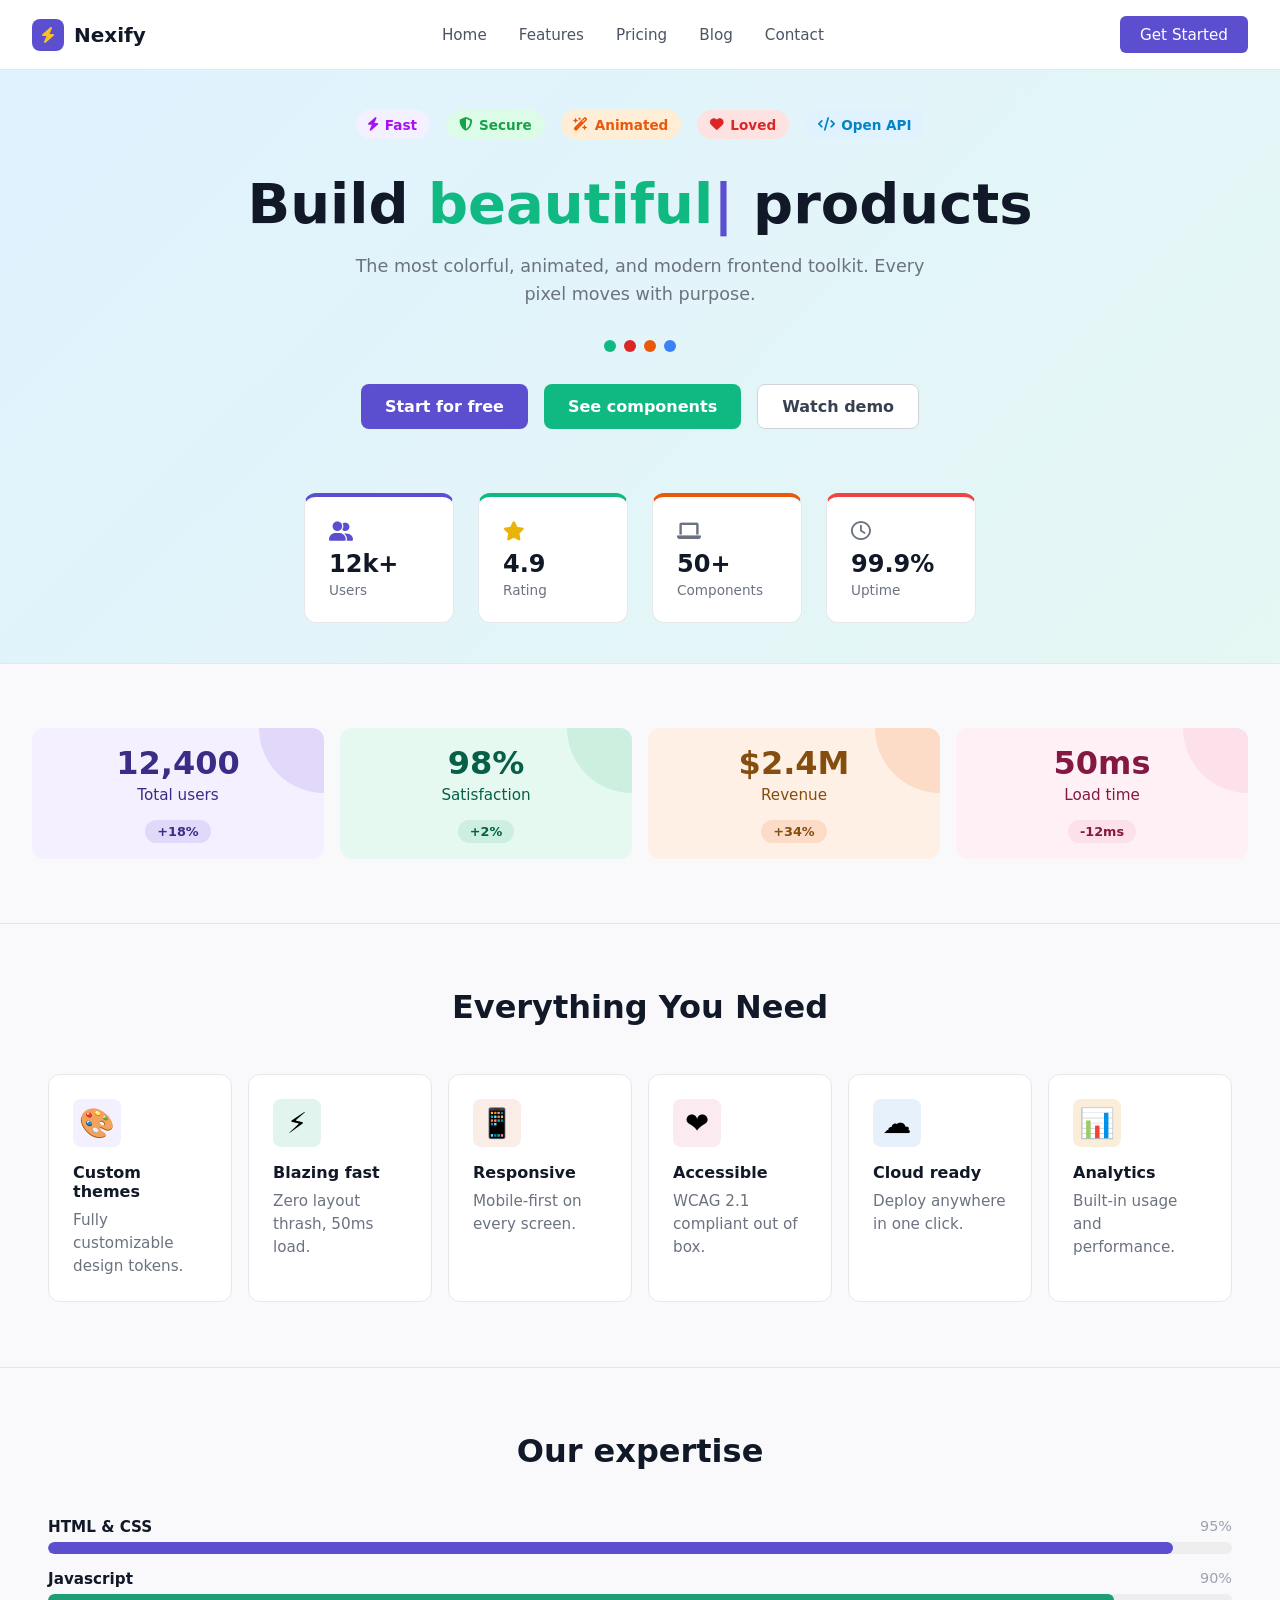
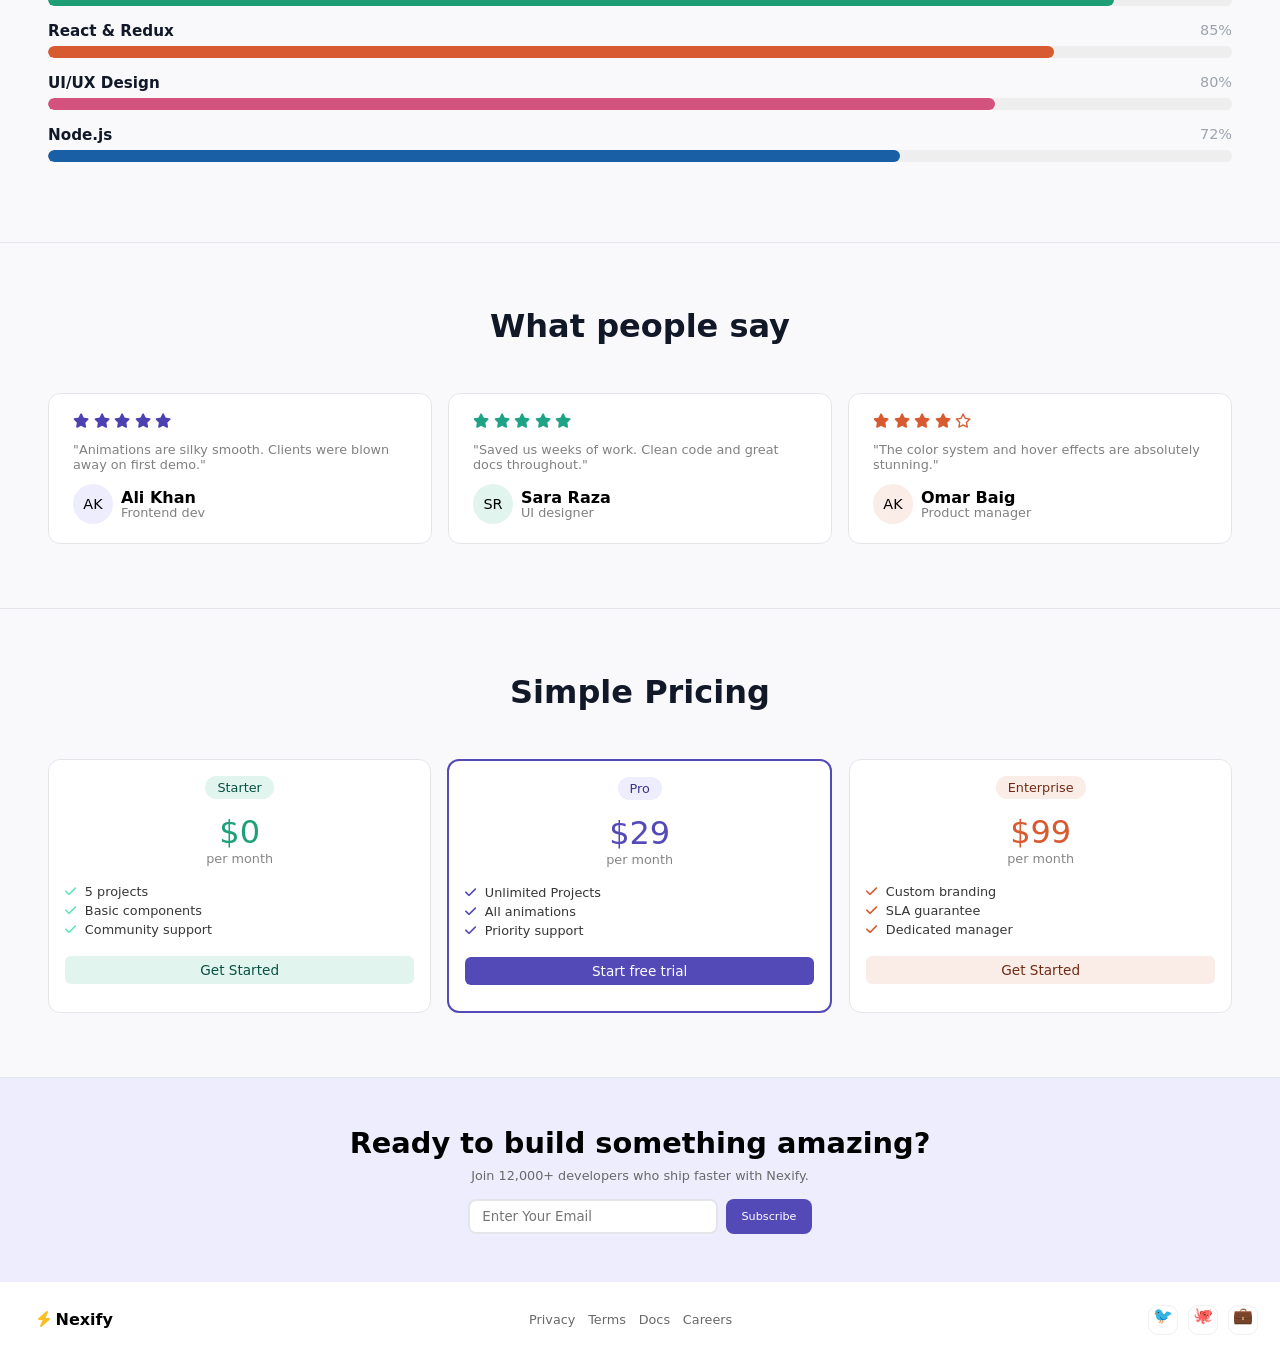
<file: index.html>
<!DOCTYPE html>
<html lang="en">
<head>
    <meta charset="UTF-8">
    <meta name="viewport" content="width=device-width, initial-scale=1.0">
    <title>Nexify</title>
    <link rel="stylesheet" href="style.css">
    <link rel="stylesheet" href="https://cdnjs.cloudflare.com/ajax/libs/font-awesome/6.0.0/css/all.min.css">
</head>
<body>

  <header class="navbar">
    <a href="#" class="logo">
        <div class="logo-icon">
            <i class="fa-solid fa-bolt" style="color: #FBBF24;"></i>
        </div>
        <span class="nexify-word">Nexify</span>
    </a>

    <nav class="nav-links">
      <a href="#">Home</a>
      <a href="#">Features</a>
      <a href="#">Pricing</a>
      <a href="#">Blog</a>
      <a href="contact.html">Contact</a>
    </nav>

    <div class="nav-right">
      <button class="btn-get">Get Started</button>
    </div>
  </header>

<section class="hero-section">
  
  <div class="badges-row">
    <span class="badge badge-purple"><i class="fa-solid fa-bolt"></i> Fast</span>
    <span class="badge badge-green"><i class="fa-solid fa-shield"></i> Secure</span>
    <span class="badge badge-orange"><i class="fa-solid fa-wand-magic-sparkles"></i> Animated</span>
    <span class="badge badge-red"><i class="fa-solid fa-heart"></i> Loved</span>
    <span class="badge badge-blue"><i class="fa-solid fa-code"></i> Open API</span>
  </div>

  <h1 class="hero-title">
    Build <span class="highlight">beautiful<span class="cursor">|</span></span> products
  </h1>
  <p class="hero-subtitle">
    The most colorful, animated, and modern frontend toolkit. Every pixel moves with purpose.
  </p>

  <div class="dots-row">
    <span class="dot dot-green"></span>
    <span class="dot dot-red"></span>
    <span class="dot dot-orange"></span>
    <span class="dot dot-blue"></span>
  </div>

  <div class="actions-row">
    <button class="btn btn-purple">Start for free</button>
    <button class="btn btn-green">See components</button>
    <button class="btn btn-outline">Watch demo</button>
  </div>

  <div class="stats-row">
    <div class="stat-card border-purple">
      <i class="fa-solid fa-user-group icon-purple"></i>
      <h3>12k+</h3>
      <p>Users</p>
    </div>
    <div class="stat-card border-green">
      <i class="fa-solid fa-star icon-yellow"></i>
      <h3>4.9</h3>
      <p>Rating</p>
    </div>
    <div class="stat-card border-orange">
      <i class="fa-solid fa-laptop icon-gray"></i>
      <h3>50+</h3>
      <p>Components</p>
    </div>
    <div class="stat-card border-red">
      <i class="fa-regular fa-clock icon-gray"></i>
      <h3>99.9%</h3>
      <p>Uptime</p>
    </div>
  </div>

</section>

<section class="metrics-section">
  
  <div class="metric-card theme-purple">
    <div class="card-shape"></div>
    <h3 class="metric-value">12,400</h3>
    <p class="metric-label">Total users</p>
    <span class="metric-badge">+18%</span>
  </div>

  <div class="metric-card theme-green">
    <div class="card-shape"></div>
    <h3 class="metric-value">98%</h3>
    <p class="metric-label">Satisfaction</p>
    <span class="metric-badge">+2%</span>
  </div>

  <div class="metric-card theme-orange">
    <div class="card-shape"></div>
    <h3 class="metric-value">$2.4M</h3>
    <p class="metric-label">Revenue</p>
    <span class="metric-badge">+34%</span>
  </div>

  <div class="metric-card theme-pink">
    <div class="card-shape"></div>
    <h3 class="metric-value">50ms</h3>
    <p class="metric-label">Load time</p>
    <span class="metric-badge">-12ms</span>
  </div>

</section>

<section class="everything">

    <h2 class="everything-heading">Everything You Need</h2>

    <div class="item-row">

        <div class="item-card">
            <span class="item item-purple">🎨</span>
            <h3 class="item-heading">Custom themes</h3>
            <p class="item-desc">Fully customizable design tokens.</p>
        </div>

        <div class="item-card">
            <span class="item item-green">⚡</span>
            <h3 class="item-heading">Blazing fast</h3>
            <p class="item-desc">Zero layout thrash, 50ms load.</p>
        </div>

        <div class="item-card">
            <span class="item item-orange">📱</span>
            <h3 class="item-heading">Responsive</h3>
            <p class="item-desc">Mobile-first on every screen.</p>
        </div>

        <div class="item-card">
            <span class="item item-red">❤️</span>
            <h3 class="item-heading">Accessible</h3>
            <p class="item-desc">WCAG 2.1 compliant out of box.</p>
        </div>

        <div class="item-card">
            <span class="item item-blue">☁️</span>
            <h3 class="item-heading">Cloud ready</h3>
            <p class="item-desc">Deploy anywhere in one click.</p>
        </div>

        <div class="item-card">
            <span class="item item-oranger">📊</span>
            <h3 class="item-heading">Analytics</h3>
            <p class="item-desc">Built-in usage and performance.</p>
        </div>

    </div>
</section> 

<section class="expertise">

    <h2 class="everything-heading">Our expertise</h2>

    <div class="language">
        <div class="lang-info">
            <h3 class="lang">HTML &amp; CSS</h3>
            <span class="percent">95%</span>
        </div>
        <div class="bar">
            <div class="bar-fill-purple"></div>
        </div>
    </div>

    <div class="language">
        <div class="lang-info">
            <h3 class="lang">Javascript</h3>
            <span class="percent">90%</span>
        </div>
        <div class="bar">
            <div class="bar-fill-green"></div>
        </div>
    </div>

    <div class="language">
        <div class="lang-info">
            <h3 class="lang">React &amp; Redux</h3>
            <span class="percent">85%</span>
        </div>
        <div class="bar">
            <div class="bar-fill-orange"></div>
        </div>
    </div>

    <div class="language">
        <div class="lang-info">
            <h3 class="lang">UI/UX Design</h3>
            <span class="percent">80%</span>
        </div>
        <div class="bar">
            <div class="bar-fill-pink"></div>
        </div>
    </div>

    <div class="language">
        <div class="lang-info">
            <h3 class="lang">Node.js</h3>
            <span class="percent">72%</span>
        </div>
        <div class="bar">
            <div class="bar-fill-blue"></div>
        </div>
    </div>

</section>

<section class="review">


    <h2 class="everything-heading">What people say</h2>

    <div class="review-row">
        <div class="review-box">

            <div class="blue-star">
            <i class="fa-etch fa-solid fa-star"></i>
            <i class="fa-etch fa-solid fa-star"></i>
            <i class="fa-etch fa-solid fa-star"></i>
            <i class="fa-etch fa-solid fa-star"></i>
            <i class="fa-etch fa-solid fa-star"></i>
            </div>

            <p>"Animations are silky smooth. Clients were blown away on first demo."</p>

            <div class="author">

                    <h3 class="blue-pfp">AK</h3>
                    <div class="auth-details">
                        <span class="name">Ali Khan</span>
                        <span class="designation">Frontend dev</span>
                    </div>
            </div>

        </div>

        <div class="review-box">

            <div class="green-star">
            <i class="fa-etch fa-solid fa-star"></i>
            <i class="fa-etch fa-solid fa-star"></i>
            <i class="fa-etch fa-solid fa-star"></i>
            <i class="fa-etch fa-solid fa-star"></i>
            <i class="fa-etch fa-solid fa-star"></i>
            </div>

            <p>"Saved us weeks of work. Clean code and great docs throughout."</p>

            <div class="author">

                    <h3 class="green-pfp">SR</h3>
                    <div class="auth-details">
                        <span class="name">Sara Raza</span>
                        <span class="designation">UI designer</span>
                    </div>
            </div>

        </div>

        <div class="review-box">

            <div class="orange-star">
            <i class="fa-solid fa-star"></i>
            <i class="fa-solid fa-star"></i>
            <i class="fa-solid fa-star"></i>
            <i class="fa-solid fa-star"></i>
            <i class="fa-regular fa-star"></i>
            </div>

            <p>"The color system and hover effects are absolutely stunning."</p>

            <div class="author">

                    <h3 class="orange-pfp">AK</h3>
                    <div class="auth-details">
                        <span class="name">Omar Baig</span>
                        <span class="designation">Product manager</span>
                    </div>
            </div>

        </div>
    </div>

</section>

<section class="pricing">

    <h2 class="everything-heading">Simple Pricing</h2>
    
    <div class="price-row">

        <div class="price-box starter-box">

            <div class="prices">
                <div class="plan starter">Starter</div>
                <div class="price-starter">$0</div>
                <div class="month">per month</div>
            </div>

            <div class="list">

                <p><i class="fa-solid fa-check" style="color: rgb(99, 230, 190);"></i> 5 projects</p>
                <p><i class="fa-solid fa-check" style="color: rgb(99, 230, 190);"></i> Basic components</p>
                <p><i class="fa-solid fa-check" style="color: rgb(99, 230, 190);"></i> Community support</p>
                
            </div>

            <button class="buy starter starterbtn">
                Get Started
            </button>


        </div>

        <div class="price-box proborder">

                <div class="prices">
                    <div class="plan pro">Pro</div>
                    <div class="price-pro">$29</div>
                    <div class="month">per month</div>
                </div>

            <div class="list">

                <p><i class="fa-solid fa-check" style="color: #534ab7;"></i> Unlimited Projects</p>
                <p><i class="fa-solid fa-check" style="color: #534ab7;"></i> All animations</p>
                <p><i class="fa-solid fa-check" style="color: #534ab7;"></i> Priority support</p>
                
            </div>

            <button class="buy probtn">
                Start free trial
            </button>


        </div>

        <div class="price-box enterprise-box">

            <div class="prices">
                <div class="plan enterprise">Enterprise</div>
                <div class="price-enterprise">$99</div>
                <div class="month">per month</div>
            </div>

            <div class="list">

                <p><i class="fa-solid fa-check" style="color: #d85a30;"></i> Custom branding</p>
                <p><i class="fa-solid fa-check" style="color: #d85a30;"></i> SLA guarantee</p>
                <p><i class="fa-solid fa-check" style="color: #d85a30;"></i> Dedicated manager</p>
                
            </div>

            <button class="buy enterprise enterprisebtn">
                Get Started
            </button>


        </div>



    </div>

</section>

<section class="subscribe">

    <h3 class="subh3">
        Ready to build something amazing?
    </h3>
    <p class="subp">Join 12,000+ developers who ship faster with Nexify.</p>

    <div class="sub">
        <input type="email" placeholder="Enter Your Email" class="email-input">
        <button class="subbtn">Subscribe</button>

    </div>



</section>


<footer>

    <div class="footer-logo">
        <i class="fa-solid fa-bolt" style="color: #FBBF24;"></i>
        <span class="nexify">Nexify</span>
    </div>

    <nav class="nav-footer">
      <a href="#">Privacy</a>
      <a href="#">Terms</a>
      <a href="#">Docs</a>
      <a href="#">Careers</a>
    </nav>

    <div class="footer-icons">

        <div class="footer-item"><a href>🐦</a></div>
        <div class="footer-item"><a href>🐙</a></div>
        <div class="footer-item"><a href>💼</a></div>
        </div>
    
</footer>


</body>
</html>
</file>
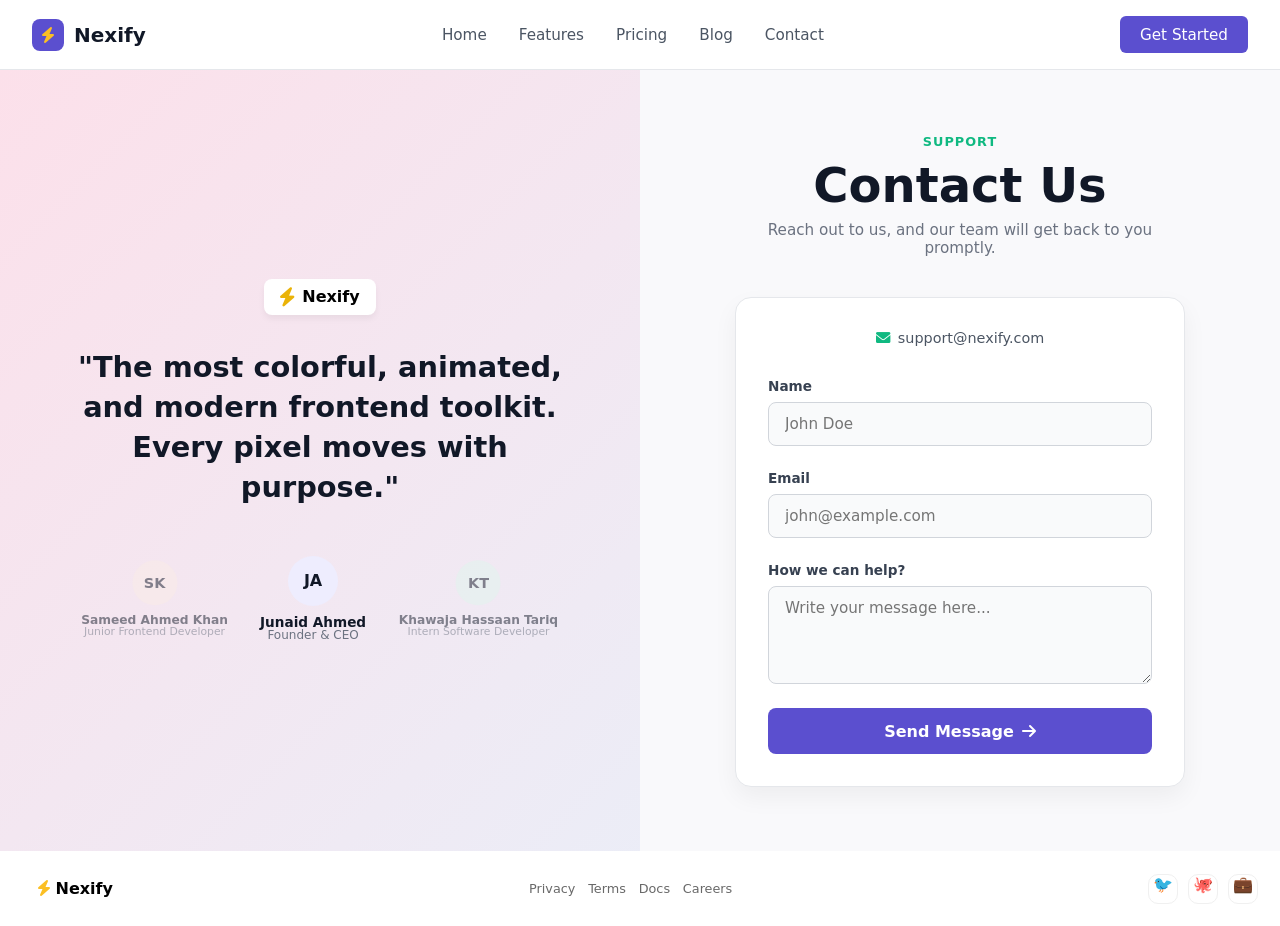
<file: contact.html>
<!DOCTYPE html>
<html lang="en">
<head>
    <meta charset="UTF-8">
    <meta name="viewport" content="width=device-width, initial-scale=1.0">
    <title>Contact Us - Nexify</title>
    <link rel="stylesheet" href="style.css">
    <link rel="stylesheet" href="contact.css">
    <link rel="stylesheet" href="https://cdnjs.cloudflare.com/ajax/libs/font-awesome/6.0.0/css/all.min.css">
</head>

<body>

  <header class="navbar">
    <a href="index.html" class="logo">
        <div class="logo-icon">
            <i class="fa-solid fa-bolt" style="color: #FBBF24;"></i>
        </div>
        <span class="nexify-word">Nexify</span>
    </a>

    <nav class="nav-links">
      <a href="index.html">Home</a>
      <a href="#">Features</a>
      <a href="#">Pricing</a>
      <a href="#">Blog</a>
      <a href="#" class="active">Contact</a>
    </nav>

    <div class="nav-right">
      <button class="btn-get">Get Started</button>
    </div>
  </header>

  <main class="contact-wrapper">
    
    <section class="contact-left">
      <div class="left-content">
        <div class="company-logo">
            <i class="fa-solid fa-bolt icon-yellow"></i>
            <span>Nexify</span>
        </div>

        <h2 class="testimonial-text">
            "The most colorful, animated, and modern frontend toolkit. Every pixel moves with purpose."
        </h2>

        <div class="profiles-row">
            <div class="profile faded">
                <div class="pfp orange-pfp">SK</div>
                <div class="profile-info">
                    <span class="name">Sameed Ahmed Khan</span>
                    <span class="title">Junior Frontend Developer</span>
                </div>
            </div>

            <div class="profile active">
                <div class="pfp blue-pfp">JA</div>
                <div class="profile-info">
                    <span class="name">Junaid Ahmed</span>
                    <span class="title">Founder & CEO</span>
                </div>
            </div>

            <div class="profile faded">
                <div class="pfp green-pfp">KT</div>
                <div class="profile-info">
                    <span class="name">Khawaja Hassaan Tariq</span>
                    <span class="title">Intern Software Developer</span>
                </div>
            </div>
        </div>
      </div>
    </section>

    <section class="contact-right">
        <div class="right-content">
            <span class="support-label">SUPPORT</span>
            <h1 class="contact-heading">Contact Us</h1>
            <p class="contact-subtitle">Reach out to us, and our team will get back to you promptly.</p>

            <div class="contact-card">
                <div class="card-header">
                    <i class="fa-solid fa-envelope" style="color: #10b981;"></i>
                    <a href="mailto:support@nexify.com">support@nexify.com</a>
                </div>

                <form class="contact-form" onsubmit="showAlert(event)">
                    <div class="input-group">
                        <label for="name">Name</label>
                        <input type="text" id="name" placeholder="John Doe">
                    </div>

                    <div class="input-group">
                        <label for="email">Email</label>
                        <input type="email" id="email" placeholder="john@example.com">
                    </div>

                    <div class="input-group">
                        <label for="message">How we can help?</label>
                        <textarea id="message" rows="4" placeholder="Write your message here..."></textarea>
                    </div>

                    <button type="submit" class="btn btn-purple form-submit">
                        Send Message <i class="fa-solid fa-arrow-right"></i>
                    </button>
                </form>
            </div>
        </div>
    </section>

  </main>

  <footer>

    <div class="footer-logo">
        <i class="fa-solid fa-bolt" style="color: #FBBF24;"></i>
        <span class="nexify">Nexify</span>
    </div>

    <nav class="nav-footer">
      <a href="#">Privacy</a>
      <a href="#">Terms</a>
      <a href="#">Docs</a>
      <a href="#">Careers</a>
    </nav>

    <div class="footer-icons">

        <div class="footer-item"><a href>🐦</a></div>
        <div class="footer-item"><a href>🐙</a></div>
        <div class="footer-item"><a href>💼</a></div>
        </div>
    
</footer>

    <script>
        function showAlert(event) {

            event.preventDefault(); 
            
            alert("Thank you! Your message has been sent successfully. Our team will get back to you soon.");
            
            event.target.reset();
        }
    </script>

</body>
</html>
</file>
<file: style.css>
/* Basic page reset */
* {
  margin: 0;
  padding: 0;
  box-sizing: border-box;
  font-family: system-ui, -apple-system, sans-serif;
}

.navbar {
  display: flex;
  align-items: center;
  justify-content: space-between; 
  padding: 1rem 2rem;
  background-color: #ffffff;
  border-bottom: 1px solid #e5e7eb; 
}

.logo {
  display: flex;
  align-items: center;
  gap: 10px;
  text-decoration: none;
}

.logo-icon {
  background-color: #5b4fcf; 
  width: 32px;
  height: 32px;
  border-radius: 8px; 
  display: flex;
  align-items: center;
  justify-content: center;
}

.nexify-word {
  font-weight: 700;
  font-size: 1.25rem;
  color: #111827;
}

.nav-links {
  display: flex;
  gap: 2rem; 
}

.nav-links a {
  text-decoration: none;
  color: #4b5563;
  font-size: 0.95rem;
  font-weight: 500;
  transition: color 0.2s ease;
}

.nav-links a:hover {
  color: #111827;
}

.btn-get {
  background-color: #5b4fcf;
  color: #ffffff;
  border: none; 
  padding: 0.6rem 1.25rem;
  border-radius: 6px;
  font-weight: 500;
  font-size: 0.95rem;
  cursor: pointer;
  transition: background-color 0.2s ease;
}

.btn-get:hover {
  background-color: #4b41b0;
}

.hero-section{
    display:flex;
    flex-direction: column;
    align-items: center;
    text-align: center;
    padding: 40px 20px;
    margin:0 auto;
    border-bottom: 1px solid #e5e7eb;
    background: linear-gradient(-45deg, #ffffff, #f3f0ff, #e6f9f0, #e0f2fe);
    background-size: 400% 400%;
    animation: gradientShift 15s ease infinite;
}

@keyframes gradientShift {
    0% { background-position: 0% 50%; }
    50% { background-position: 100% 50%; }
    100% { background-position: 0% 50%; }
}

.dot {
    animation: float 3s ease-in-out infinite;
}

.dot-green { animation-delay: 0s; }
.dot-red { animation-delay: 0.2s; }
.dot-orange { animation-delay: 0.4s; }
.dot-blue { animation-delay: 0.6s; }

@keyframes float {
    0% { transform: translateY(0px); }
    50% { transform: translateY(-8px); }
    100% { transform: translateY(0px); }
}


.badges-row {
  display: flex;
  gap: 1rem;
  margin-bottom: 2rem;
  flex-wrap: wrap;
  justify-content: center;
}

.badge {
  padding: 0.4rem 0.8rem;
  border-radius: 99px;
  font-size: 0.85rem;
  font-weight: 600;
  display: flex;
  align-items: center;
  gap: 0.4rem;
}

.badge-purple { 
    background: #f3f0ff; 
    color: #a811f3; 
}

.badge-green { 
    background: #dcfce7; 
    color: #16a34a; 
}
.badge-orange { 
    background: #ffedd5; 
    color: #ea580c; 
}
.badge-red { 
    background: #fee2e2; 
    color: #dc2626; 
}
.badge-blue { 
    background: #e0f2fe; 
    color: #0284c7; 
}

.hero-title {
  font-size: 3.5rem;
  font-weight: 650;
  color: #111827;
  margin-bottom: 1rem;
}

.highlight {
  color: #10b981; 
}

.cursor {
  color: #5b4fcf;
  display: inline-block;
  animation: blink 1s step-start infinite;
}

@keyframes blink {
    0%, 100% { opacity: 1; }
    50% { opacity: 0; }
}

.hero-subtitle {
  font-size: 1.1rem;
  color: #6b7280;
  max-width: 600px;
  line-height: 1.6;
  margin-bottom: 2rem;
}

.dots-row {
  display: flex;
  gap: 0.5rem;
  margin-bottom: 2rem;
}

.dot {
  width: 12px;
  height: 12px;
  border-radius: 50%;
}

.dot-green { background: #10b981; } 
.dot-red { background: #dc2626; }
.dot-orange { background: #ea580c; }
.dot-blue { background: #3b82f6; }

.actions-row {
  display: flex;
  gap: 1rem;
  margin-bottom: 4rem;
}

.btn {
  padding: 0.75rem 1.5rem;
  border-radius: 8px;
  font-weight: 600;
  font-size: 1rem;
  cursor: pointer;
  border: none;
  transition: all 0.2s ease;
}

.btn-purple { background: #5b4fcf; color: white; }
.btn-purple:hover { background: #4b41b0; }

.btn-green { background: #10b981; color: white; }
.btn-green:hover { background: #059669; }

.btn-outline { 
  background: white; 
  color: #374151; 
  border: 1px solid #d1d5db; 
}
.btn-outline:hover { background: #f3f4f6; }

.stat-card, .metric-card, .item-card, .review-box, .price-box {
    transition: transform 0.3s cubic-bezier(0.25, 0.8, 0.25, 1), box-shadow 0.3s ease;
    will-change: transform; 
}

.stat-card:hover, .metric-card:hover, .item-card:hover, .review-box:hover, .price-box:hover {
    transform: translateY(-8px);
    box-shadow: 0 12px 24px rgba(0, 0, 0, 0.08);
}



.stats-row {
  display: flex;
  gap: 1.5rem;
  width: 100%;
  justify-content: center;
}

.stat-card {
  background: white;
  padding: 1.5rem;
  border-radius: 12px;
  border: 1px solid #e5e7eb;
  width: 150px;
  text-align: left;
}

.border-purple { border-top: 4px solid #5b4fcf; }
.border-green { border-top: 4px solid #10b981; }
.border-orange { border-top: 4px solid #ea580c; }
.border-red { border-top: 4px solid #ef4444; }

.stat-card h3 {
  font-size: 1.5rem;
  font-weight: 700;
  color: #111827;
  margin: 0.5rem 0 0.25rem 0;
}

.stat-card p {
  font-size: 0.85rem;
  color: #6b7280;
}

.icon-purple { color: #5b4fcf; font-size: 1.2rem; }
.icon-yellow { color: #eab308; font-size: 1.2rem; }
.icon-gray { color: #6b7280; font-size: 1.2rem; }

.metrics-section {
  display: flex;
  gap: 1rem;
  padding: 4rem 2rem;
  margin: 0 auto;
  justify-content: center;
  flex-wrap: wrap;
  border-bottom: 1px solid #e3e5e9;
  background-color: #f9f9fb;
}


.metric-card {
  position: relative; 
  overflow: hidden;    
  flex: 1;           
  padding: 1rem 6rem;
  border-radius: 12px;
  display: flex;
  flex-direction: column;
  align-items: center;
  text-align: center;
}

.card-shape {
  position: absolute;
  top: 0;
  right: 0;
  width: 65px;
  height: 65px;
  border-bottom-left-radius: 100%; 
}

.metric-value {
  font-size: 2rem;
  font-weight: 700;
  margin-bottom: 0.25rem;
}

.metric-label {
  font-size: 0.95rem;
  font-weight: 500;
  margin-bottom: 1rem;
  z-index: 1;
}

.metric-badge {
  padding: 0.25rem 0.75rem;
  border-radius: 99px;
  font-size: 0.8rem;
  font-weight: 700;
}

.theme-purple { background-color: #f4f0ff; color: #3b2c85; }
.theme-purple .card-shape { background-color: #e2d8fa; }
.theme-purple .metric-badge { background-color: #e2d8fa; color: #3b2c85; }

.theme-green { background-color: #e6f9f0; color: #065f46; }
.theme-green .card-shape { background-color: #ccefe0; }
.theme-green .metric-badge { background-color: #ccefe0; color: #065f46; }

.theme-orange { background-color: #fff0e6; color: #854d0e; }
.theme-orange .card-shape { background-color: #fcdcc6; }
.theme-orange .metric-badge { background-color: #fcdcc6; color: #854d0e; }

.theme-pink { background-color: #fff0f5; color: #831843; }
.theme-pink .card-shape { background-color: #fce0ea; }
.theme-pink .metric-badge { background-color: #fce0ea; color: #831843; }

.everything{
    padding:4rem 3rem;
    flex: 1;
    justify-content: center;
    align-items: center;
    text-align: center;
    flex-direction: column;
    background-color: #f9f9fb;
    border-bottom: 1px solid #e3e5e9;
}

.everything-heading{
    text-align: center;
  font-size: 2rem;
  font-weight: 700;
  color: #111827;
  margin-bottom: 3rem;

}

.item-row{
    display: flex;
    gap:1rem;
}

.item-card{
    background: white;
    padding: 1.5rem;
    border-radius: 12px;
    border: 1px solid #e5e7eb;
    width: 100%;
    text-align: left;
}

.item{
  width: 48px;
  height: 48px;
  border-radius: 8px;
  display: flex;
  align-items: center;
  justify-content: center;
  font-size: 1.8rem;
  margin-bottom: 1rem;
}

.item-purple{
    background-color: #f3f0ff; 
}

.item-green{
    background-color: #e1f5ee; 
}

.item-orange{
    background-color: #faece7;
}

.item-red{
    background-color: #fbeaf0;
}

.item-blue{
    background-color: #e6f1fb;
}

.item-oranger{
    background-color: #faeeda;
}

.item-card h3{
  font-size: 1rem;
  font-weight: 700;
  color: #111827;
  margin-bottom: 0.5rem;
}

.item-card p{
    font-size: 0.95rem;
  color: #6b7280;
  line-height: 1.5;
}

.expertise{
    padding:4rem 3rem;
    justify-content: center;
    background-color: #f9f9fb;
    border-bottom: 1px solid #e3e5e9;
}

.lang-info{
    display: flex;
    justify-content: space-between;
    margin-bottom: 6px;
}

.language{
    margin-bottom: 1rem;
}

.percent{
  color: #9ca3af; 
  font-size: 0.9rem;
  font-weight: 500;
}

.lang{
  font-weight: 700;
  font-size: 0.95rem;
  color: #111827;
}

.bar{
    width: 100%;
    height:12px;
    background-color: #eeeeee;
    border-radius: 99px;
    overflow: hidden;
}

.bar-fill-purple{
    height: 100%;
    border-radius: 99px;
    width:95%;
    background-color: #5b4fcf;
}

.bar-fill-green{
    height: 100%;
    border-radius: 99px;
    width:90%;
    background-color: #1d9e75;
}

.bar-fill-orange{
    height: 100%;
    border-radius: 99px;
    width:85%;
    background-color: #d85a30;
}

.bar-fill-pink{
    height: 100%;
    border-radius: 99px;
    width:80%;
    background-color: #d4537e;
}

.bar-fill-blue{
    height: 100%;
    border-radius: 99px;
    width:72%;
    background-color: #185fa5;
}

.review{
    padding:4rem 3rem;
    justify-content: center;
    background-color: #f9f9fb;
    border-bottom: 1px solid #e3e5e9;
    
}

.review-row{
    display:flex;
    align-items: center;
    gap:1rem;

}

.review-box{
    background-color: white;
    padding: 1.2rem 1.5rem;
    border-radius: 12px;
    border: 1px solid #e3e5e9;
        flex:1;
}

.blue-star{
    font-size: 0.9rem;
    color:#4b41b0;
    margin-bottom: 0.8rem;
}

.green-star{
    font-size: 0.9rem;
    color:#1ea386;
    margin-bottom: 0.8rem;
}

.orange-star{
    font-size: 0.9rem;
    color:#d85a30;
    margin-bottom: 0.8rem;
}

.review-box p{
    font-size: 0.8rem;
    color: gray;
    margin-bottom: 12px;
}

.author{
    display: flex;
    align-items: center;
}

.author h3{
    display: flex;
    align-items: center;
    justify-content: center;
    margin-right: 0.5rem;
    font-weight: 500;
    font-size: 0.9rem;
    padding:0rem 1rem;
    border-radius: 50%;
    height: 40px;
    width: 40px;
    overflow: hidden;
}

.blue-pfp{
    background-color: #eeedfe;
}

.green-pfp{
    background-color: #e1f5ee;
}

.orange-pfp{
    background-color: #faece7;
}

.auth-details {
    display: flex;
    flex-direction: column;
}

.name{
    font-weight: 600;
    margin-bottom: -0.1rem;
}

.designation{
    font-size: 0.8rem;
    color: gray;
}


.pricing{
    padding:4rem 3rem;
    justify-content: center;
    background-color: #f9f9fb;
    border-bottom: 1px solid #e3e5e9;
}

.price-row{
    display: flex;
    gap:1rem;
    justify-content: center;
    width:100%
}

.price-box{
    padding:1rem;
    background-color: white;
    border-radius: 12px;
    border:1px solid #e3e5e9;
    flex:1;
    align-items: center;
    text-align: center;
    justify-content: center;
}

.starter-box:hover {
    border: 2px solid #085041;
}

.enterprise-box:hover {
    border: 2px solid #712b13;
}

.prices{
    margin-bottom: 1rem;
}

.plan{
    padding:0.25rem 0.75rem;
    overflow: hidden;
    justify-content: center;
    align-items: center;
    border-radius: 99px;
    display: inline-block;
    font-weight: 500;
    margin-bottom: 10px;
    font-size: 0.8rem;
}


.price-starter{
    font-size: 2rem;
    font-weight: 500;
    color: #1fa079;
}

.price-pro{
    font-size: 2rem;
    font-weight: 500;
    color: #534ab7;
}

.price-enterprise{
    font-size: 2rem;
    font-weight: 500;
    color: #d85a30;
}

.month{
    font-size:0.8rem;
    color:#878686;
}

.list{
    font-size:0.8rem;
    color:#363636;
    font-weight: 400;
    margin-bottom: 1rem;

    display:flex;
    flex-direction: column;
    align-items: flex-start;
    line-height: 1.2rem;
    
}

.list p i {
    margin-right: 0.3rem;
}

.buy{
    padding:0.4rem 0rem;
    width: 100%;
    border-radius: 6px;
    border:#e1f5ee;
    font-weight: 500;
    font-size: 0.85rem;
    margin-bottom: 10px;
    cursor: pointer;
}

.starter{
    background-color: #e1f5ee;
    color:#085041;
}

.starterbtn:hover{
    background-color: #10b981;
}

.enterprise{
    background-color: #faece7;
    color:#712b13;
}

.enterprisebtn:hover{
    background-color: #d85a30;
}

.pro{
    background-color: #eeedfe;
    color:#3c3489;
}

.probtn{
    background-color: #534ab7;
    color: white;
}

.proborder{
    border: 2px solid #534ab7;
}

.subscribe{
    padding:3rem;
    width:100%;
    justify-content: center;
    align-items: center;
    text-align: center;
    background-color: #eeedfe;
}

.subh3{
    font-size: 1.8rem;
    margin-bottom: 0.5rem;
    font-weight: 700;
}

.subp{
    font-size: 0.8rem;
    color: dimgray;
    font-weight: 450;
    margin-bottom: 1rem;
}

.email-input{
    width:250px;
    padding: 0.5rem 0.8rem;
    border-radius: 8px;
    border: 2px solid #e3e5e9;
}

.sub{
    display:flex;
    justify-content: center;
    gap:0.5rem;
}

.email-input:focus{
    border-color: #c0c4cc;
    outline:none;
}

.subbtn{
    padding: 0.6rem 1rem;
    border-radius: 8px;
    border: #534ab7;
    background-color: #534ab7;
    text-align: center;
    font-size: 0.7rem;
    font-weight: 500;
    color:white;
    cursor: pointer;
}

footer{
    margin-left: 1rem;
    padding:1.4rem;
    display: flex;
    justify-content: space-between; 
    align-items: center;
}

.nexify{
    font-weight: 700;
    font-size: 10;
}

.nav-footer{
    display:flex;
    align-items: center;
    gap:0.8rem;
}

.nav-footer:hover{
    color: #111827;
}

.nav-footer a{
    text-decoration: none;
    font-size: 0.8rem;
    font-weight: 450;
    color:dimgray;
}
.footer-icons{
    display:flex;
    gap:0.6rem;
}
.footer-icons a{
    text-decoration: none;
}

.footer-item{
    overflow: hidden;
    height:30px;
    width:30px;
    align-items: center;
    text-align: center;

    border: 1.2px solid #f0f0f0;
    border-radius: 10px;
}

.btn, .btn-get, .subbtn, .buy {
    transition: all 0.3s cubic-bezier(0.25, 0.8, 0.25, 1);
}

.btn:hover, .btn-get:hover, .subbtn:hover {
    transform: translateY(-2px) scale(1.02);
    box-shadow: 0 6px 15px rgba(0, 0, 0, 0.1);
}

.btn:active, .btn-get:active, .subbtn:active, .buy:active {
    transform: translateY(1px) scale(0.98);
    box-shadow: 0 2px 5px rgba(0, 0, 0, 0.1);
}

.nav-links a {
    position: relative;
}

.nav-links a::after {
    content: '';
    position: absolute;
    width: 0;
    height: 2px;
    bottom: -4px;
    left: 0;
    background-color: #5b4fcf;
    transition: width 0.3s ease;
}

.nav-links a:hover::after {
    width: 100%;
}


@media (max-width: 992px) {
  .hero-title {
    font-size: 2.8rem;
  }
  
  .stats-row, .item-row, .review-row, .price-row {
    flex-wrap: wrap;
  }

  .stat-card, .metric-card, .item-card, .review-box, .price-box {
    flex: 1 1 45%; 
  }
}

@media (max-width: 768px) {
  

  .navbar {
    flex-direction: column;
    gap: 1.5rem;
    padding: 1rem;
    text-align: center;
  }
  
  .nav-links {
    flex-wrap: wrap;
    justify-content: center;
    gap: 1rem;
  }

  .hero-title {
    font-size: 2.2rem;
  }
  
  .hero-subtitle {
    font-size: 1rem;
    padding: 0 1rem;
  }

  .actions-row {
    flex-direction: column;
    width: 100%;
    align-items: center;
    gap: 1rem;
  }

  .actions-row .btn {
    width: 100%;
    max-width: 300px;
  }

  .stat-card, .metric-card, .item-card, .review-box, .price-box {
    flex: 1 1 100%;
    width: 100%;
  }

  .everything, .expertise, .review, .pricing, .subscribe {
    padding: 3rem 1.5rem;
  }

  .sub {
    flex-direction: column;
    align-items: center;
    width: 100%;
  }

  .email-input, .subbtn {
    width: 100%;
    max-width: 300px;
  }

  footer {
    flex-direction: column;
    gap: 1.5rem;
    text-align: center;
    margin-left: 0;
    padding: 2rem 1rem;
  }

  .nav-footer {
    flex-wrap: wrap;
    justify-content: center;
  }
}
</file>
<file: contact.css>
.contact-wrapper {
    display: flex;
    width: 100%;
}

.contact-left {
    flex: 1;
    display: flex;
    align-items: center;
    justify-content: center;
    padding: 4rem;
    position: relative;
    overflow: hidden;
    background: linear-gradient(-45deg, #f3f0ff, #e1f5ee, #e6f1fb, #fce0ea);
    background-size: 400% 400%;
    animation: gradientShift 15s ease infinite;
}

.left-content {
    max-width: 500px;
    text-align: center;
    display: flex;
    flex-direction: column;
    align-items: center;
    gap: 2rem;
}

.company-logo {
    display: flex;
    align-items: center;
    gap: 8px;
    background: white;
    padding: 0.5rem 1rem;
    border-radius: 8px;
    font-weight: 700;
    box-shadow: 0 4px 6px rgba(0,0,0,0.05);
}

.testimonial-text {
    font-size: 1.8rem;
    font-weight: 600;
    color: #111827;
    line-height: 1.4;
}

.profiles-row {
    display: flex;
    align-items: center;
    justify-content: center;
    gap: 1.5rem;
    margin-top: 1rem;
}

.profile {
    display: flex;
    flex-direction: column;
    align-items: center;
    gap: 0.5rem;
    transition: all 0.3s ease;
}

.profile.faded {
    opacity: 0.5;
    transform: scale(0.9);
}

.profile-info {
    display: flex;
    flex-direction: column;
}

.profile .name { font-size: 0.85rem; font-weight: 600; color: #111827; }
.profile .title { font-size: 0.75rem; color: #6b7280; }

.pfp {
    display: flex;
    align-items: center;
    justify-content: center;
    font-weight: 600;
    font-size: 1rem;
    border-radius: 50%;
    height: 50px;
    width: 50px;
    color: #111827;
}


.contact-right {
    flex: 1;
    display: flex;
    align-items: center;
    justify-content: center;
    padding: 4rem;
    background-color: #f9f9fb;
}

.right-content {
    max-width: 450px;
    width: 100%;
    display: flex;
    flex-direction: column;
    align-items: center;
    text-align: center;
}

.support-label {
    color: #10b981;
    font-weight: 700;
    font-size: 0.8rem;
    letter-spacing: 1px;
    margin-bottom: 0.5rem;
}

.contact-heading {
    font-size: 3rem;
    font-weight: 700;
    color: #111827;
    margin-bottom: 0.5rem;
}

.contact-subtitle {
    color: #6b7280;
    font-size: 0.95rem;
    margin-bottom: 2.5rem;
}


.contact-card {
    background: white;
    width: 100%;
    padding: 2rem;
    border-radius: 16px;
    border: 1px solid #e5e7eb;
    box-shadow: 0 10px 25px rgba(0, 0, 0, 0.05);
    text-align: left;
}

.card-header {
    display: flex;
    align-items: center;
    justify-content: center;
    gap: 0.5rem;
    margin-bottom: 2rem;
    font-size: 0.9rem;
}

.card-header a {
    color: #4b5563;
    text-decoration: none;
    font-weight: 500;
}

.input-group {
    display: flex;
    flex-direction: column;
    margin-bottom: 1.5rem;
}

.input-group label {
    font-size: 0.85rem;
    font-weight: 600;
    color: #374151;
    margin-bottom: 0.5rem;
}

.input-group input, .input-group textarea {
    width: 100%;
    padding: 0.75rem 1rem;
    border-radius: 8px;
    border: 1px solid #d1d5db;
    background-color: #f9fafb;
    font-family: inherit;
    font-size: 0.95rem;
    transition: all 0.2s ease;
}

.input-group input:focus, .input-group textarea:focus {
    outline: none;
    border-color: #5b4fcf;
    background-color: white;
    box-shadow: 0 0 0 3px rgba(91, 79, 207, 0.1);
}

.form-submit {
    width: 100%;
    display: flex;
    justify-content: center;
    align-items: center;
    gap: 0.5rem;
    padding: 0.85rem;
}

@media (max-width: 992px) {
    .contact-wrapper {
        flex-direction: column;
    }
    .contact-left, .contact-right {
        padding: 3rem 1.5rem;
    }
}
</file>
